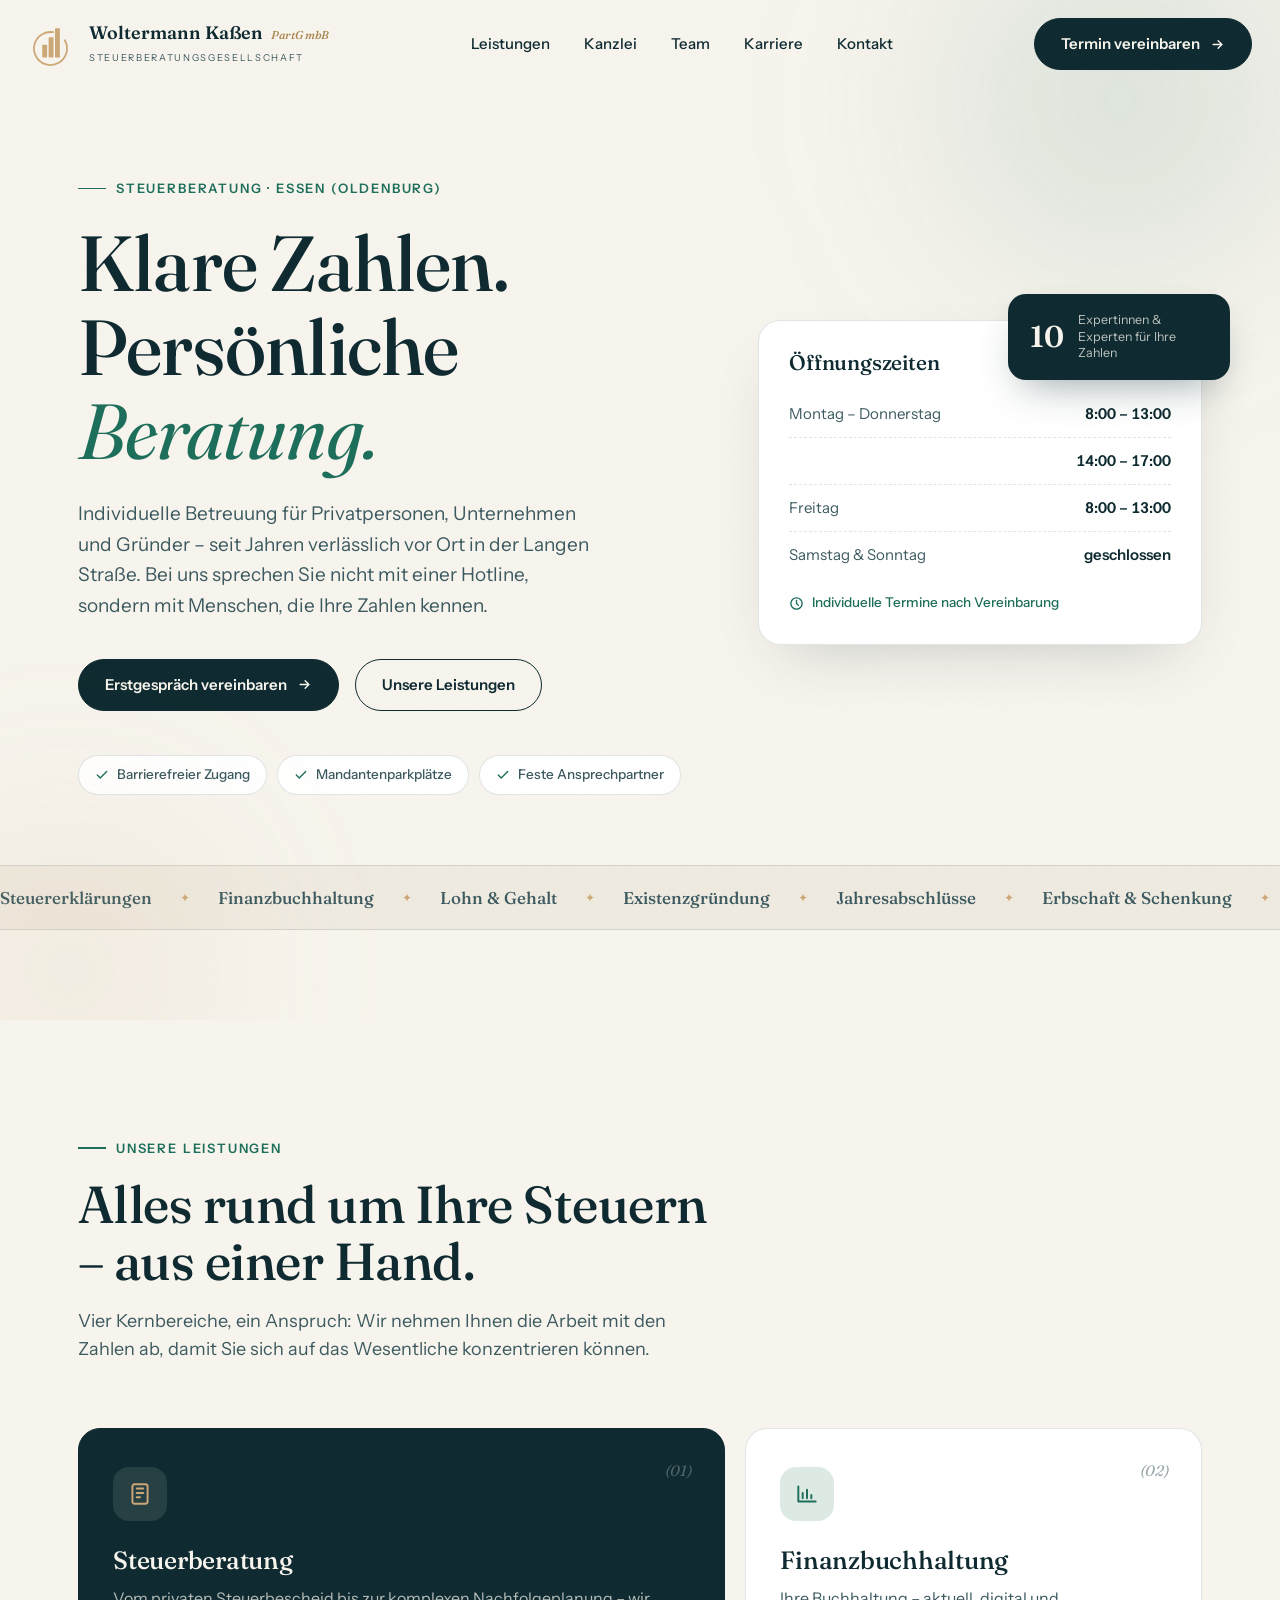
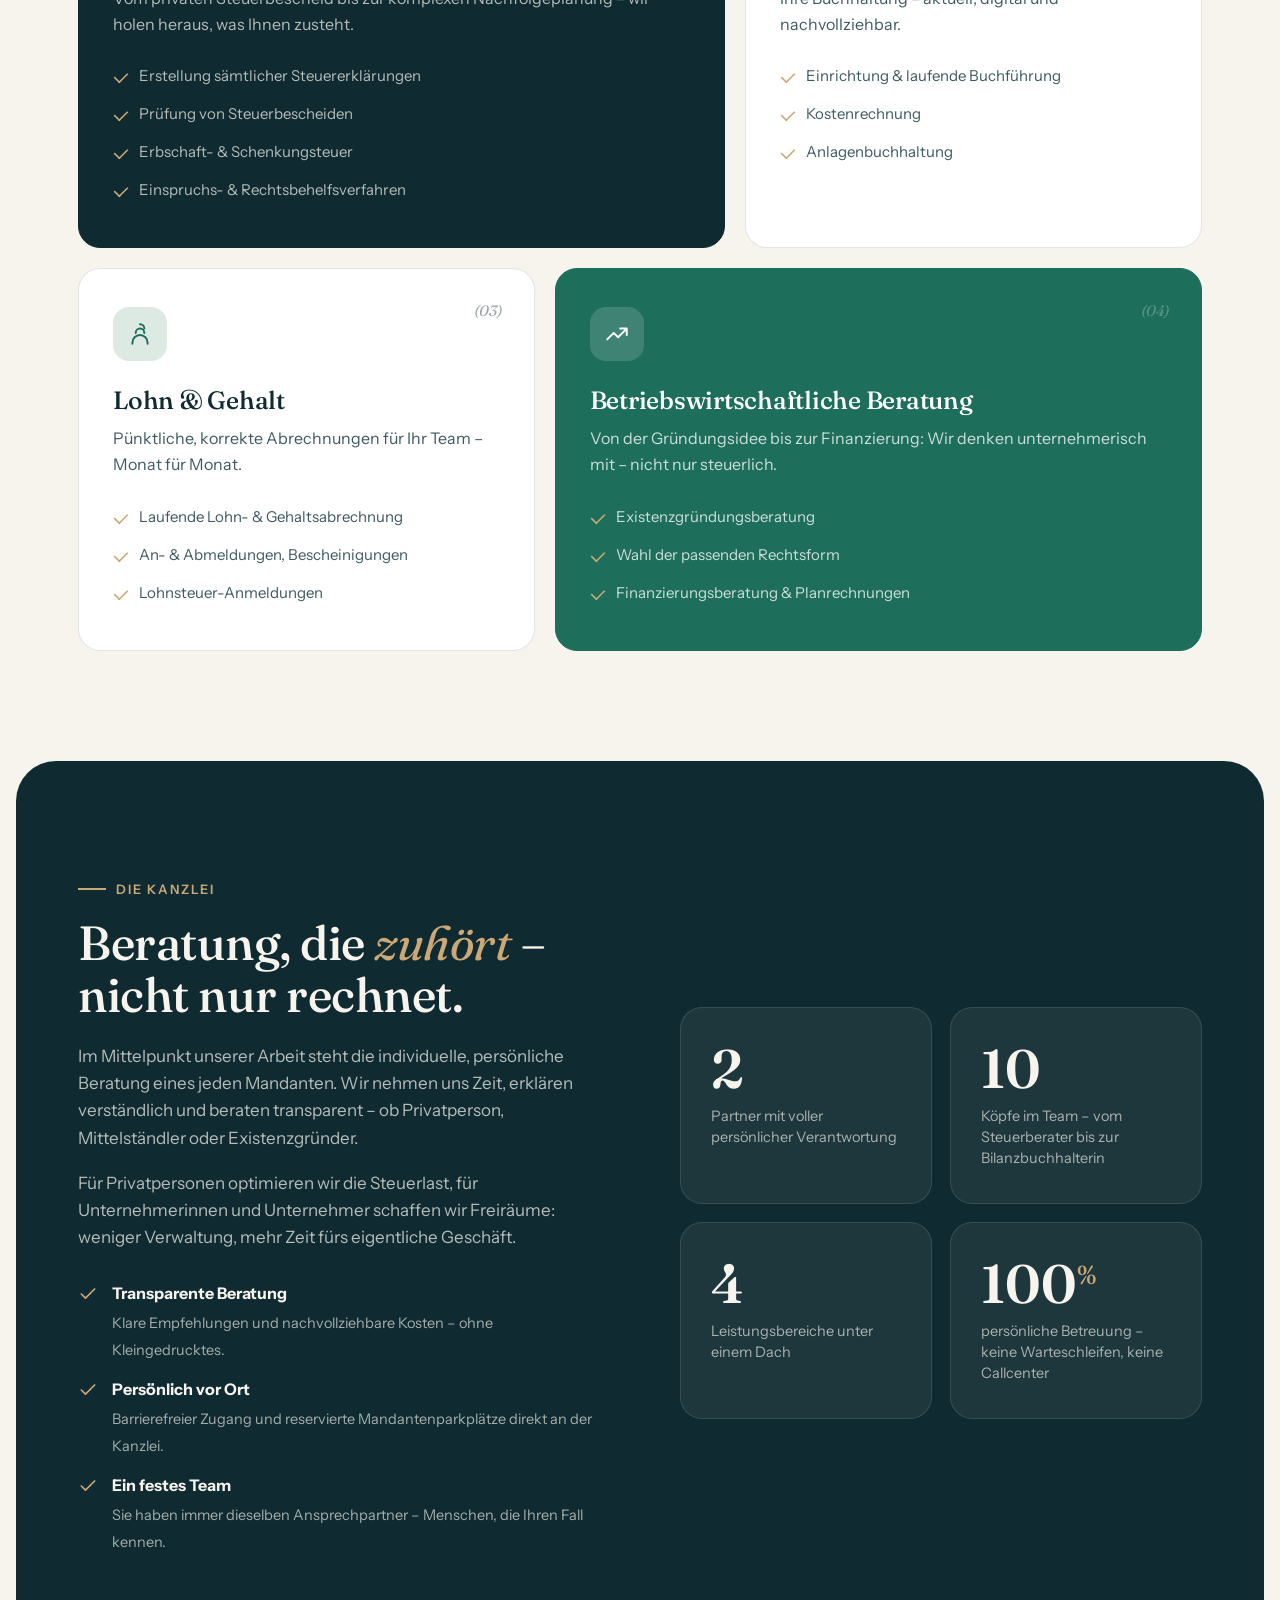
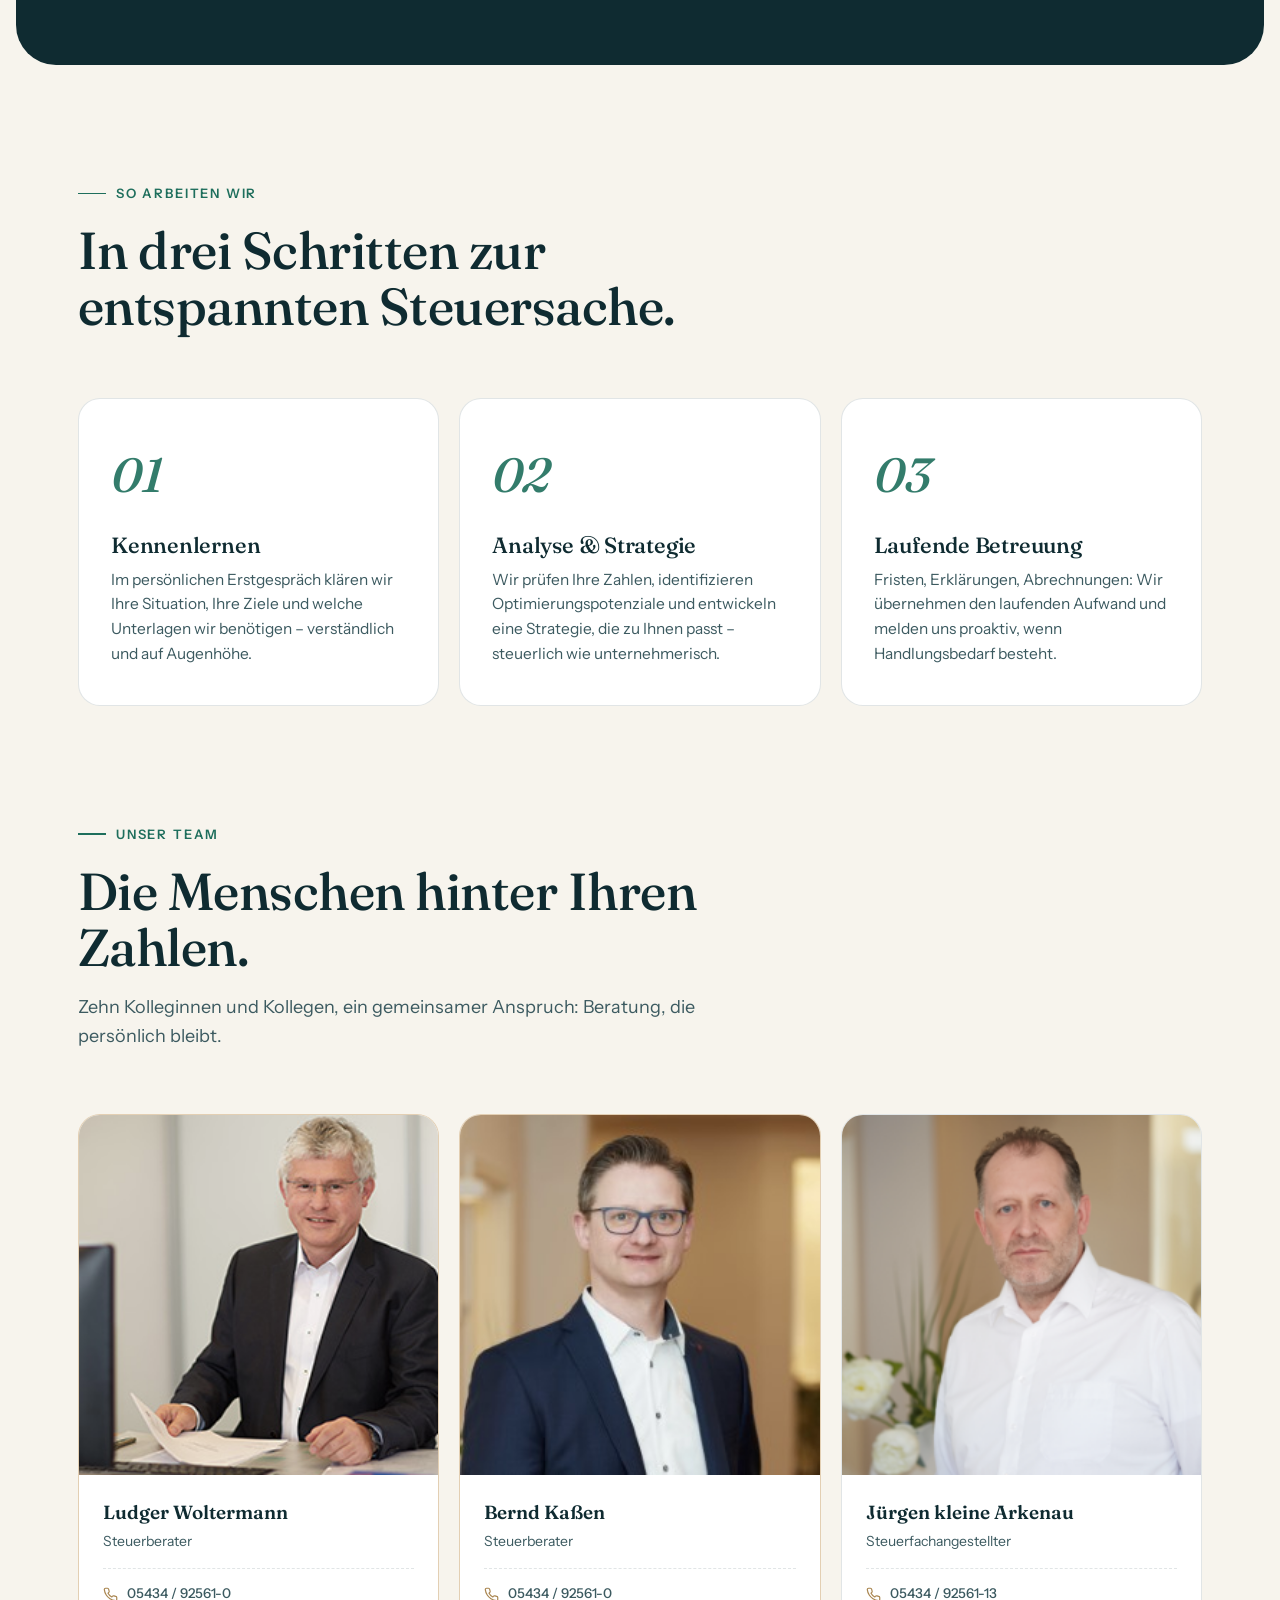
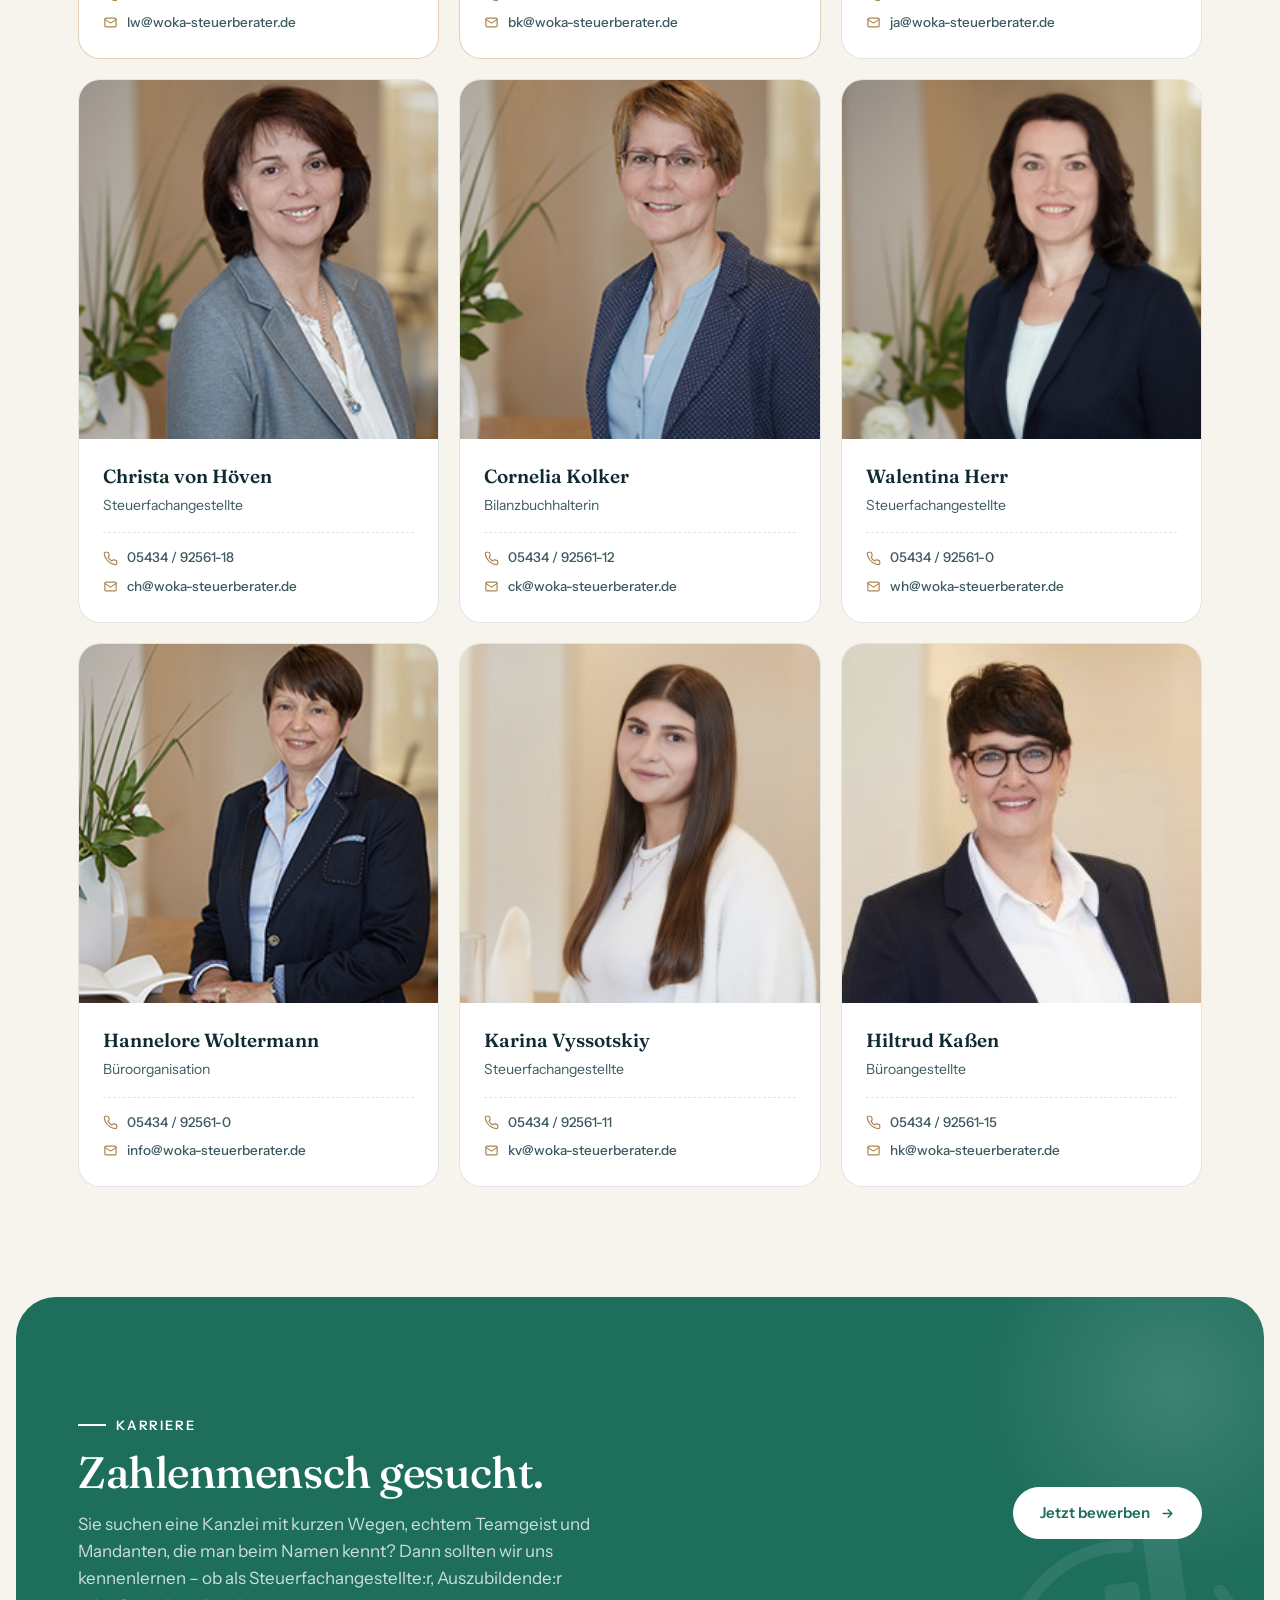
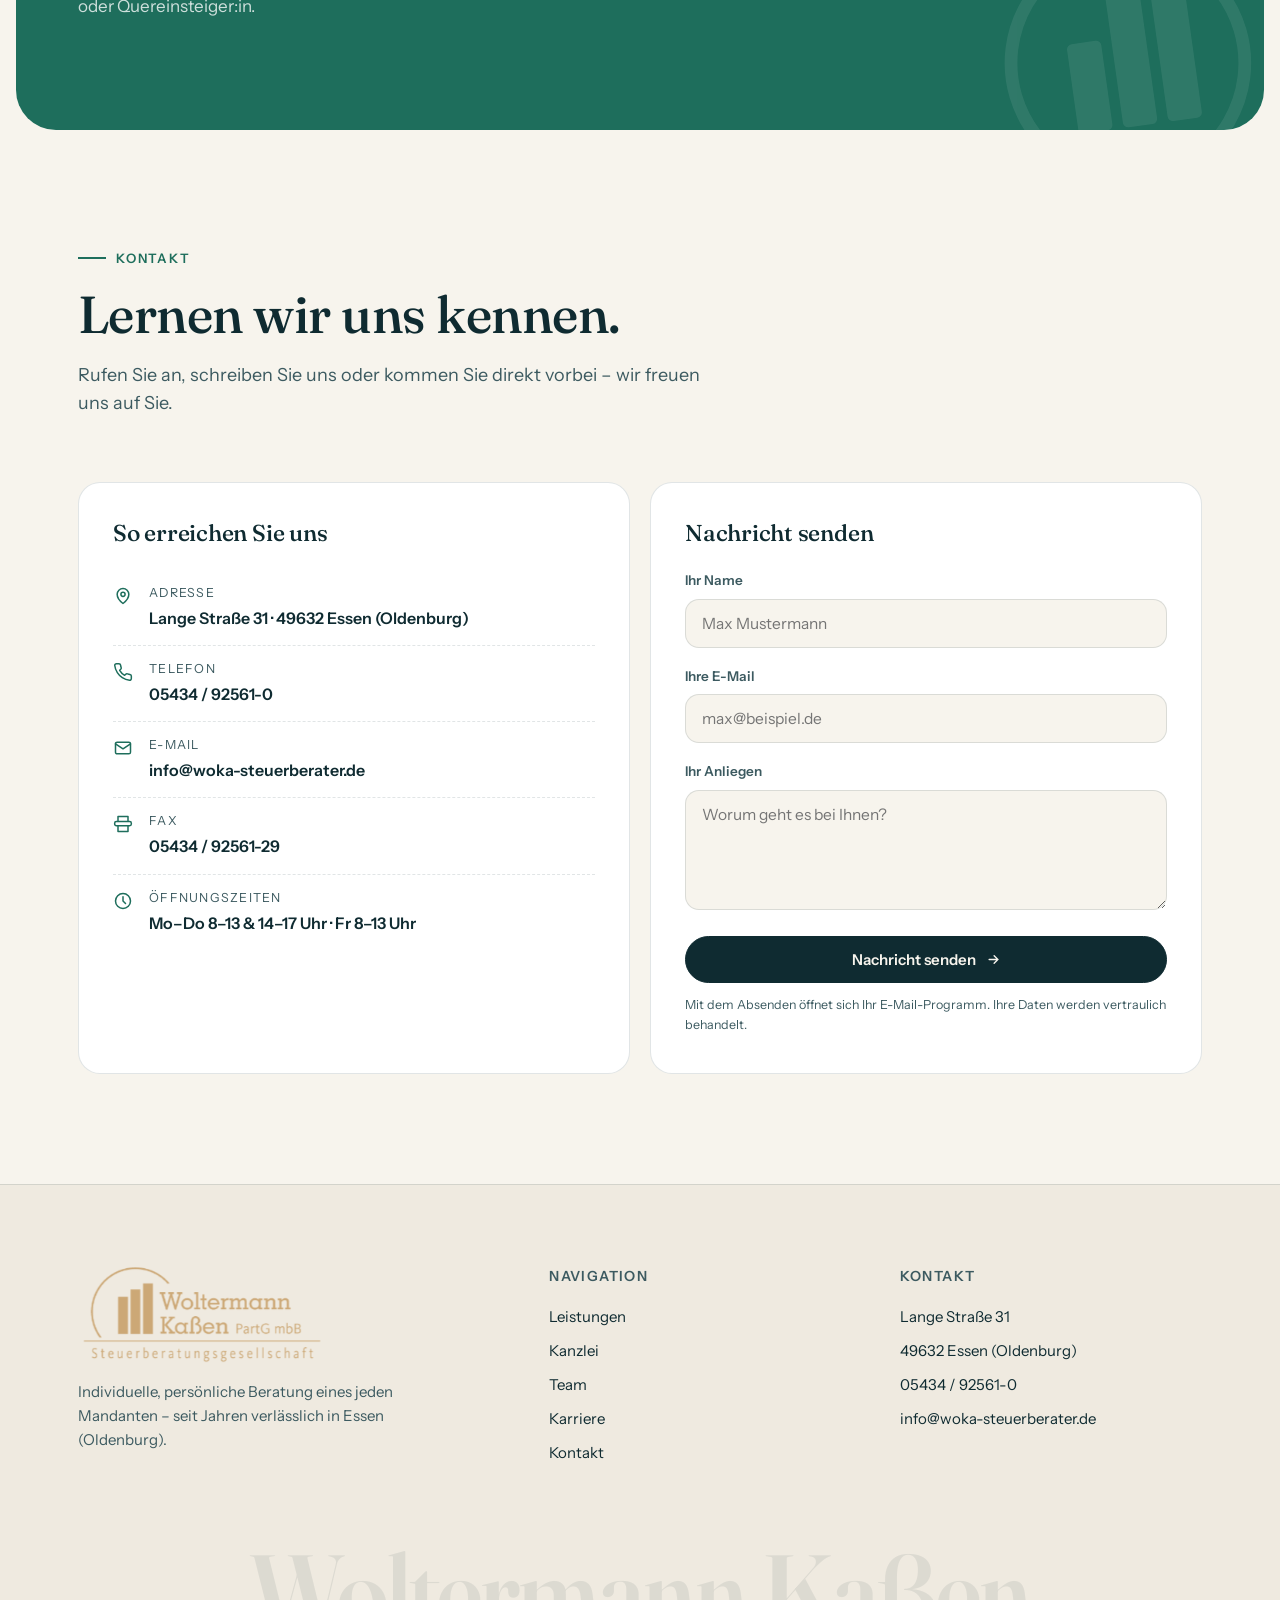
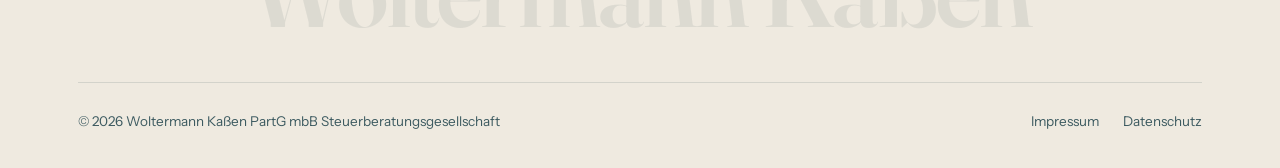
<file: index.html>
<!DOCTYPE html>
<html lang="de">
<head>
<meta charset="UTF-8">
<meta name="viewport" content="width=device-width, initial-scale=1.0">
<title>Woltermann Kaßen – Steuerberatung in Essen (Oldenburg)</title>
<meta name="description" content="Woltermann Kaßen PartG mbB Steuerberatungsgesellschaft – individuelle, persönliche Steuerberatung, Finanzbuchhaltung, Lohnabrechnung und betriebswirtschaftliche Beratung in Essen (Oldenburg).">
<link rel="preconnect" href="https://fonts.googleapis.com">
<link rel="preconnect" href="https://fonts.gstatic.com" crossorigin>
<link href="https://fonts.googleapis.com/css2?family=Fraunces:opsz,wght@9..144,400;9..144,500;9..144,600&family=Instrument+Sans:ital,wght@0,400;0,500;0,600;1,400&display=swap" rel="stylesheet">
<link rel="icon" href='data:image/svg+xml,<svg xmlns="http://www.w3.org/2000/svg" viewBox="0 0 64 64"><g fill="%23CCA876"><rect x="16" y="30" width="9" height="24" rx="1.5"/><rect x="27.5" y="19" width="9" height="35" rx="1.5"/><rect x="39" y="8" width="9" height="46" rx="1.5"/></g></svg>'>
<style>
  :root{
    --ink:        #0F2B31;   /* deep petrol – north sea ink */
    --ink-soft:   #3C5A60;
    --paper:      #F7F4ED;   /* warm paper */
    --paper-deep: #EFEAE0;
    --sea:        #1E6E5C;   /* sea green accent */
    --sea-soft:   #DDEAE3;
    --gold:       #CCA876;   /* brand gold – sampled from the official logo */
    --gold-deep:  #A9854F;   /* darker gold for small text/icons on light bg */
    --line:       rgba(15,43,49,.12);
    --radius:     22px;
    --font-display:"Fraunces", Georgia, serif;
    --font-body:  "Instrument Sans", -apple-system, "Segoe UI", sans-serif;
  }

  *{margin:0;padding:0;box-sizing:border-box}
  html{scroll-behavior:smooth}
  body{
    font-family:var(--font-body);
    background:var(--paper);
    color:var(--ink);
    line-height:1.6;
    font-size:17px;
    -webkit-font-smoothing:antialiased;
    overflow-x:hidden;
  }
  /* subtle paper grain */
  body::before{
    content:"";
    position:fixed;inset:0;
    pointer-events:none;z-index:9999;
    opacity:.35;
    background-image:url("data:image/svg+xml,%3Csvg xmlns='http://www.w3.org/2000/svg' width='160' height='160'%3E%3Cfilter id='n'%3E%3CfeTurbulence type='fractalNoise' baseFrequency='0.9' numOctaves='2'/%3E%3CfeColorMatrix type='saturate' values='0'/%3E%3CfeComponentTransfer%3E%3CfeFuncA type='linear' slope='0.035'/%3E%3C/feComponentTransfer%3E%3C/filter%3E%3Crect width='100%25' height='100%25' filter='url(%23n)'/%3E%3C/svg%3E");
  }

  ::selection{background:var(--sea);color:#fff}

  .wrap{max-width:1180px;margin:0 auto;padding:0 28px}

  h1,h2,h3{font-family:var(--font-display);font-weight:500;line-height:1.08;letter-spacing:-.01em}

  a{color:inherit;text-decoration:none}

  .eyebrow{
    display:inline-flex;align-items:center;gap:10px;
    font-size:13px;font-weight:600;letter-spacing:.14em;text-transform:uppercase;
    color:var(--sea);
  }
  .eyebrow::before{content:"";width:28px;height:1.5px;background:var(--sea);display:inline-block}

  /* ---------- header ---------- */
  header{
    position:fixed;top:0;left:0;right:0;z-index:100;
    transition:background .35s ease, box-shadow .35s ease, backdrop-filter .35s ease;
  }
  header.scrolled{
    background:rgba(247,244,237,.82);
    backdrop-filter:blur(14px);
    -webkit-backdrop-filter:blur(14px);
    box-shadow:0 1px 0 var(--line);
  }
  .nav{
    display:flex;align-items:center;justify-content:space-between;
    padding:18px 28px;max-width:1280px;margin:0 auto;
  }
  .brand{display:flex;align-items:center;gap:13px}
  .brand-mark{
    width:48px;height:48px;flex:none;
    color:var(--gold);
  }
  .brand-text{line-height:1.25}
  .brand-text strong{display:block;font-family:var(--font-display);font-size:18px;font-weight:600}
  .brand-text strong em{font-style:italic;font-size:11.5px;font-weight:500;color:var(--gold-deep);margin-left:4px}
  .brand-text span{font-size:9.5px;color:var(--ink-soft);letter-spacing:.175em;text-transform:uppercase}

  .nav-links{display:flex;align-items:center;gap:34px;list-style:none}
  .nav-links a{font-size:15px;font-weight:500;position:relative;padding:4px 0;color:var(--ink)}
  .nav-links a::after{
    content:"";position:absolute;left:0;bottom:0;width:0;height:1.5px;
    background:var(--sea);transition:width .25s ease;
  }
  .nav-links a:hover::after{width:100%}

  .btn{
    display:inline-flex;align-items:center;gap:10px;
    padding:13px 26px;border-radius:999px;
    font-size:15px;font-weight:600;font-family:var(--font-body);
    border:1.5px solid var(--ink);
    cursor:pointer;transition:all .25s ease;white-space:nowrap;
  }
  .btn-solid{background:var(--ink);color:var(--paper)}
  .btn-solid:hover{background:var(--sea);border-color:var(--sea);transform:translateY(-2px);box-shadow:0 12px 28px rgba(15,43,49,.18)}
  .btn-ghost{background:transparent;color:var(--ink)}
  .btn-ghost:hover{background:var(--ink);color:var(--paper);transform:translateY(-2px)}
  .btn svg{transition:transform .25s ease}
  .btn:hover svg{transform:translateX(3px)}

  .menu-toggle{display:none;background:none;border:none;cursor:pointer;padding:8px;z-index:110}
  .menu-toggle span{display:block;width:24px;height:2px;background:var(--ink);margin:5px 0;transition:.3s}

  /* ---------- hero ---------- */
  .hero{
    position:relative;
    padding:170px 0 90px;
    overflow:hidden;
  }
  .hero-glow{
    position:absolute;pointer-events:none;border-radius:50%;filter:blur(90px);
  }
  .hero-glow.one{width:560px;height:560px;top:-180px;right:-120px;background:radial-gradient(circle, rgba(30,110,92,.18), transparent 65%)}
  .hero-glow.two{width:420px;height:420px;bottom:-160px;left:-140px;background:radial-gradient(circle, rgba(204,168,118,.20), transparent 65%)}

  .hero-grid{
    display:grid;grid-template-columns:1.25fr .9fr;gap:64px;align-items:center;
  }
  .hero h1{
    font-size:clamp(44px, 6.2vw, 78px);
    margin:22px 0 26px;
  }
  .hero h1 em{
    font-style:italic;font-weight:400;color:var(--sea);
  }
  .hero p.lede{
    font-size:19px;color:var(--ink-soft);max-width:520px;margin-bottom:38px;
  }
  .hero-ctas{display:flex;gap:16px;flex-wrap:wrap;margin-bottom:44px}

  .hero-chips{display:flex;gap:10px;flex-wrap:wrap}
  .chip{
    display:inline-flex;align-items:center;gap:8px;
    font-size:13.5px;font-weight:500;color:var(--ink-soft);
    background:#fff;border:1px solid var(--line);
    padding:8px 16px;border-radius:999px;
  }
  .chip svg{flex:none}

  /* hero card stack */
  .hero-panel{position:relative}
  .hero-card{
    background:#fff;border:1px solid var(--line);border-radius:var(--radius);
    padding:30px;box-shadow:0 24px 60px -28px rgba(15,43,49,.25);
  }
  .hero-card.main{position:relative;z-index:2}
  .hero-card h3{font-size:21px;margin-bottom:18px}
  .hours-row{
    display:flex;justify-content:space-between;gap:16px;
    padding:11px 0;border-bottom:1px dashed var(--line);font-size:15px;
  }
  .hours-row:last-of-type{border-bottom:none}
  .hours-row span:first-child{color:var(--ink-soft)}
  .hours-row span:last-child{font-weight:600;font-variant-numeric:tabular-nums}
  .hero-card .note{
    margin-top:14px;font-size:13.5px;color:var(--sea);font-weight:500;
    display:flex;align-items:center;gap:8px;
  }
  .hero-float{
    position:absolute;z-index:3;
    background:var(--ink);color:var(--paper);
    border-radius:18px;padding:18px 22px;
    box-shadow:0 18px 40px -16px rgba(15,43,49,.45);
    display:flex;align-items:center;gap:14px;
    top:-26px;right:-28px;
  }
  .hero-float .num{font-family:var(--font-display);font-size:30px;font-weight:600;line-height:1}
  .hero-float .lbl{font-size:12.5px;opacity:.75;line-height:1.35;max-width:130px}

  /* ---------- marquee ---------- */
  .marquee{
    border-top:1px solid var(--line);border-bottom:1px solid var(--line);
    padding:18px 0;overflow:hidden;background:var(--paper-deep);
    margin-top:70px;
  }
  .marquee-track{
    display:flex;gap:0;width:max-content;
    animation:scroll 38s linear infinite;
  }
  .marquee-track span{
    font-family:var(--font-display);font-size:17px;font-weight:500;
    color:var(--ink-soft);display:flex;align-items:center;white-space:nowrap;
  }
  .marquee-track span::after{
    content:"✦";margin:0 28px;color:var(--gold);font-size:12px;
  }
  @keyframes scroll{from{transform:translateX(0)}to{transform:translateX(-50%)}}

  /* ---------- sections ---------- */
  section{padding:110px 0}
  .section-head{max-width:640px;margin-bottom:64px}
  .section-head h2{font-size:clamp(34px,4.2vw,52px);margin:18px 0 18px}
  .section-head p{color:var(--ink-soft);font-size:18px}

  /* ---------- services bento ---------- */
  .bento{
    display:grid;grid-template-columns:repeat(12,1fr);gap:20px;
  }
  .card{
    background:#fff;border:1px solid var(--line);border-radius:var(--radius);
    padding:38px 34px;position:relative;overflow:hidden;
    transition:transform .3s ease, box-shadow .3s ease, border-color .3s ease;
  }
  .card:hover{
    transform:translateY(-6px);
    box-shadow:0 28px 56px -28px rgba(15,43,49,.28);
    border-color:rgba(30,110,92,.35);
  }
  .card.span-7{grid-column:span 7}
  .card.span-5{grid-column:span 5}
  .card.span-6{grid-column:span 6}
  .card.dark{background:var(--ink);color:var(--paper);border-color:var(--ink)}
  .card.dark p, .card.dark li{color:rgba(247,244,237,.72)}
  .card.green{background:var(--sea);color:#fff;border-color:var(--sea)}
  .card.green p, .card.green li{color:rgba(255,255,255,.78)}

  .card-icon{
    width:54px;height:54px;border-radius:16px;
    display:grid;place-items:center;margin-bottom:26px;
    background:var(--sea-soft);color:var(--sea);
  }
  .card.dark .card-icon{background:rgba(247,244,237,.1);color:var(--gold)}
  .card.green .card-icon{background:rgba(255,255,255,.14);color:#fff}
  .card h3{font-size:25px;margin-bottom:12px}
  .card p{color:var(--ink-soft);font-size:16px;margin-bottom:20px}
  .card ul{list-style:none}
  .card li{
    font-size:15px;color:var(--ink-soft);
    padding:7px 0 7px 26px;position:relative;
  }
  .card li::before{
    content:"";position:absolute;left:0;top:14px;
    width:14px;height:8px;
    border-left:2px solid var(--gold);border-bottom:2px solid var(--gold);
    transform:rotate(-45deg) scale(.8);
  }
  .card-num{
    position:absolute;top:30px;right:32px;
    font-family:var(--font-display);font-size:15px;font-style:italic;
    color:var(--ink-soft);opacity:.55;
  }
  .card.dark .card-num,.card.green .card-num{color:rgba(255,255,255,.5)}

  /* ---------- about / why ---------- */
  .about{background:var(--ink);color:var(--paper);border-radius:40px;margin:0 16px}
  .about .wrap{display:grid;grid-template-columns:1fr 1fr;gap:80px;align-items:center}
  .about .eyebrow{color:var(--gold)}
  .about .eyebrow::before{background:var(--gold)}
  .about h2{font-size:clamp(32px,4vw,48px);margin:18px 0 22px}
  .about h2 em{font-style:italic;color:var(--gold);font-weight:400}
  .about p{color:rgba(247,244,237,.72);margin-bottom:18px}
  .about-feats{margin-top:30px;display:grid;gap:14px}
  .feat{display:flex;gap:14px;align-items:flex-start}
  .feat svg{flex:none;margin-top:3px;color:var(--gold)}
  .feat div strong{display:block;font-size:16px;margin-bottom:2px}
  .feat div span{font-size:14.5px;color:rgba(247,244,237,.65)}

  .stats{display:grid;grid-template-columns:1fr 1fr;gap:18px}
  .stat{
    background:rgba(247,244,237,.06);
    border:1px solid rgba(247,244,237,.12);
    border-radius:var(--radius);padding:34px 30px;
    transition:background .3s ease;
  }
  .stat:hover{background:rgba(247,244,237,.1)}
  .stat .num{
    font-family:var(--font-display);font-size:54px;font-weight:600;line-height:1;
    color:var(--paper);
  }
  .stat .num sup{font-size:26px;color:var(--gold);font-weight:500}
  .stat .lbl{font-size:14.5px;color:rgba(247,244,237,.65);margin-top:10px;line-height:1.45}

  /* ---------- process ---------- */
  .steps{display:grid;grid-template-columns:repeat(3,1fr);gap:20px;counter-reset:step}
  .step{
    background:#fff;border:1px solid var(--line);border-radius:var(--radius);
    padding:38px 32px;position:relative;
    transition:transform .3s ease, box-shadow .3s ease;
  }
  .step:hover{transform:translateY(-6px);box-shadow:0 28px 56px -28px rgba(15,43,49,.25)}
  .step::before{
    counter-increment:step;
    content:"0" counter(step);
    font-family:var(--font-display);font-style:italic;font-size:48px;font-weight:500;
    color:var(--sea);opacity:.9;display:block;margin-bottom:20px;
  }
  .step h3{font-size:22px;margin-bottom:10px}
  .step p{font-size:15.5px;color:var(--ink-soft)}

  /* ---------- team ---------- */
  .team-grid{display:grid;grid-template-columns:repeat(3,1fr);gap:20px}
  .person{
    background:#fff;border:1px solid var(--line);border-radius:var(--radius);
    overflow:hidden;position:relative;
    transition:transform .3s ease, box-shadow .3s ease, border-color .3s ease;
  }
  .person:hover{transform:translateY(-6px);box-shadow:0 28px 56px -28px rgba(15,43,49,.28)}
  .person-photo{aspect-ratio:1/1;overflow:hidden;background:var(--paper-deep)}
  .person-photo img{
    width:100%;height:100%;object-fit:cover;display:block;
    filter:saturate(.85);
    transition:transform .55s ease, filter .55s ease;
  }
  .person:hover .person-photo img{transform:scale(1.045);filter:saturate(1)}
  .person-info{padding:22px 24px 24px}
  .person-info strong{
    display:block;font-size:19px;font-family:var(--font-display);font-weight:600;
  }
  .person-info .role{font-size:14px;color:var(--ink-soft)}
  .tag{
    position:absolute;top:14px;left:14px;
    font-size:11px;font-weight:600;letter-spacing:.09em;text-transform:uppercase;
    color:var(--ink);background:rgba(247,244,237,.92);
    border-radius:999px;padding:4px 12px;
    box-shadow:0 4px 14px rgba(15,43,49,.18);
  }
  .person.lead{border-color:rgba(204,168,118,.55)}
  .person-contact{
    margin-top:14px;padding-top:14px;border-top:1px dashed var(--line);
    display:grid;gap:7px;
  }
  .person-contact a{
    display:flex;align-items:center;gap:9px;
    font-size:13.5px;font-weight:500;color:var(--ink-soft);
    transition:color .2s ease;
  }
  .person-contact a:hover{color:var(--sea)}
  .person-contact svg{flex:none;color:var(--gold-deep)}

  /* ---------- career band ---------- */
  .career{
    background:var(--sea);color:#fff;border-radius:40px;margin:0 16px;
    position:relative;overflow:hidden;
  }
  .career::after{
    content:"";position:absolute;right:-120px;top:-120px;width:420px;height:420px;border-radius:50%;
    background:radial-gradient(circle, rgba(255,255,255,.14), transparent 65%);
  }
  .career .wrap{display:flex;align-items:center;justify-content:space-between;gap:48px;flex-wrap:wrap;position:relative;z-index:1}
  .career-mark{
    position:absolute;right:-40px;bottom:-70px;width:340px;height:340px;
    color:#fff;opacity:.08;pointer-events:none;transform:rotate(-8deg);
  }
  .career h2{font-size:clamp(30px,3.6vw,44px);margin:14px 0 14px}
  .career p{color:rgba(255,255,255,.78);max-width:520px}
  .career .eyebrow{color:#fff}
  .career .eyebrow::before{background:#fff}
  .career .btn{border-color:#fff;background:#fff;color:var(--sea)}
  .career .btn:hover{background:var(--ink);border-color:var(--ink);color:#fff}

  /* ---------- contact ---------- */
  .contact-grid{display:grid;grid-template-columns:1fr 1fr;gap:20px}
  .contact-card{
    background:#fff;border:1px solid var(--line);border-radius:var(--radius);padding:38px 34px;
  }
  .contact-card h3{font-size:23px;margin-bottom:24px}
  .c-row{display:flex;gap:16px;align-items:flex-start;padding:13px 0;border-bottom:1px dashed var(--line)}
  .c-row:last-child{border-bottom:none}
  .c-row svg{flex:none;margin-top:3px;color:var(--sea)}
  .c-row a:hover{color:var(--sea)}
  .c-row .lbl{display:block;font-size:12.5px;letter-spacing:.1em;text-transform:uppercase;color:var(--ink-soft);margin-bottom:2px}
  .c-row .val{font-weight:600;font-size:16px}

  form .field{margin-bottom:18px}
  form label{display:block;font-size:13.5px;font-weight:600;margin-bottom:7px;color:var(--ink-soft)}
  form input, form textarea{
    width:100%;padding:14px 16px;border-radius:14px;
    border:1.5px solid var(--line);background:var(--paper);
    font-family:var(--font-body);font-size:15.5px;color:var(--ink);
    transition:border-color .25s ease, box-shadow .25s ease;
  }
  form input:focus, form textarea:focus{
    outline:none;border-color:var(--sea);box-shadow:0 0 0 4px rgba(30,110,92,.12);
  }
  form textarea{resize:vertical;min-height:120px}
  .form-hint{font-size:12.5px;color:var(--ink-soft);margin-top:12px}

  /* ---------- footer ---------- */
  footer{padding:80px 0 36px;border-top:1px solid var(--line);background:var(--paper-deep)}
  .foot-grid{display:grid;grid-template-columns:1.4fr 1fr 1fr;gap:48px;margin-bottom:64px}
  .foot-grid h4{font-size:14px;letter-spacing:.1em;text-transform:uppercase;color:var(--ink-soft);margin-bottom:18px;font-weight:600}
  .foot-grid ul{list-style:none}
  .foot-grid li{margin-bottom:10px;font-size:15px}
  .foot-grid a:hover{color:var(--sea)}
  .foot-logo{display:block;width:248px;max-width:100%;height:auto}
  .foot-brand p{color:var(--ink-soft);font-size:15px;max-width:320px;margin-top:16px}
  .foot-word{
    font-family:var(--font-display);font-weight:600;
    font-size:clamp(40px,8vw,104px);line-height:1;letter-spacing:-.02em;
    color:var(--ink);opacity:.08;text-align:center;margin-bottom:40px;user-select:none;
  }
  .foot-bottom{
    display:flex;justify-content:space-between;align-items:center;gap:20px;flex-wrap:wrap;
    padding-top:28px;border-top:1px solid var(--line);
    font-size:13.5px;color:var(--ink-soft);
  }
  .foot-bottom .links{display:flex;gap:24px}

  /* ---------- reveal animation ---------- */
  .reveal{opacity:0;transform:translateY(26px);transition:opacity .7s ease, transform .7s ease}
  .reveal.visible{opacity:1;transform:none}
  .reveal.d1{transition-delay:.08s}
  .reveal.d2{transition-delay:.16s}
  .reveal.d3{transition-delay:.24s}

  @media (prefers-reduced-motion: reduce){
    .reveal{opacity:1;transform:none;transition:none}
    .marquee-track{animation:none}
    html{scroll-behavior:auto}
  }

  /* ---------- responsive ---------- */
  @media (max-width:1020px){
    .hero-grid{grid-template-columns:1fr;gap:56px}
    .hero-panel{max-width:480px}
    .about .wrap{grid-template-columns:1fr;gap:56px}
    .card.span-7,.card.span-5,.card.span-6{grid-column:span 12}
    .steps{grid-template-columns:1fr}
    .team-grid{grid-template-columns:1fr 1fr}
    .contact-grid{grid-template-columns:1fr}
    .foot-grid{grid-template-columns:1fr 1fr}
  }
  @media (max-width:720px){
    .nav-links{
      position:fixed;inset:0;background:var(--paper);
      flex-direction:column;justify-content:center;gap:30px;
      transform:translateX(100%);transition:transform .35s ease;z-index:105;
    }
    .nav-links.open{transform:none}
    .nav-links a{font-size:24px;font-family:var(--font-display)}
    .nav .btn{display:none}
    .menu-toggle{display:block}
    .menu-toggle.open span:nth-child(1){transform:translateY(7px) rotate(45deg)}
    .menu-toggle.open span:nth-child(2){opacity:0}
    .menu-toggle.open span:nth-child(3){transform:translateY(-7px) rotate(-45deg)}
    .hero{padding-top:130px}
    section{padding:80px 0}
    .team-grid{grid-template-columns:1fr}
    .hero-float{right:-8px}
    .foot-grid{grid-template-columns:1fr}
    .stats{grid-template-columns:1fr 1fr}
  }
  @media (max-width:460px){
    .brand-text span{display:none}
    .brand-mark{width:40px;height:40px}
  }
</style>
</head>
<body>

<!-- brand mark: arc + rising bars, recreated from the official logo as scalable SVG -->
<svg width="0" height="0" style="position:absolute" aria-hidden="true">
  <symbol id="logomark" viewBox="0 0 64 64">
    <circle cx="30" cy="38" r="22" fill="none" stroke="currentColor" stroke-width="2.4"
            stroke-dasharray="118 20.2" stroke-linecap="round" transform="rotate(-30 30 38)"/>
    <rect x="19"   y="33" width="6.5" height="17" rx="1" fill="currentColor"/>
    <rect x="27.5" y="23" width="6.5" height="27" rx="1" fill="currentColor"/>
    <rect x="36"   y="11" width="6.5" height="39" rx="1" fill="currentColor"/>
  </symbol>
</svg>

<!-- ===================== HEADER ===================== -->
<header id="header">
  <nav class="nav">
    <a class="brand" href="#top">
      <svg class="brand-mark" aria-hidden="true"><use href="#logomark"/></svg>
      <span class="brand-text">
        <strong>Woltermann&nbsp;Kaßen <em>PartG mbB</em></strong>
        <span>Steuerberatungsgesellschaft</span>
      </span>
    </a>
    <ul class="nav-links" id="navLinks">
      <li><a href="#leistungen">Leistungen</a></li>
      <li><a href="#kanzlei">Kanzlei</a></li>
      <li><a href="#team">Team</a></li>
      <li><a href="#karriere">Karriere</a></li>
      <li><a href="#kontakt">Kontakt</a></li>
    </ul>
    <a class="btn btn-solid" href="tel:+4954349256100">
      Termin vereinbaren
      <svg width="15" height="15" viewBox="0 0 24 24" fill="none" stroke="currentColor" stroke-width="2.2" stroke-linecap="round"><path d="M5 12h14M13 6l6 6-6 6"/></svg>
    </a>
    <button class="menu-toggle" id="menuToggle" aria-label="Menü öffnen">
      <span></span><span></span><span></span>
    </button>
  </nav>
</header>

<!-- ===================== HERO ===================== -->
<section class="hero" id="top">
  <div class="hero-glow one"></div>
  <div class="hero-glow two"></div>
  <div class="wrap">
    <div class="hero-grid">
      <div>
        <span class="eyebrow reveal">Steuerberatung · Essen (Oldenburg)</span>
        <h1 class="reveal d1">Klare Zahlen.<br>Persönliche <em>Beratung.</em></h1>
        <p class="lede reveal d2">
          Individuelle Betreuung für Privatpersonen, Unternehmen und Gründer –
          seit Jahren verlässlich vor Ort in der Langen Straße. Bei uns sprechen
          Sie nicht mit einer Hotline, sondern mit Menschen, die Ihre Zahlen kennen.
        </p>
        <div class="hero-ctas reveal d3">
          <a class="btn btn-solid" href="#kontakt">
            Erstgespräch vereinbaren
            <svg width="15" height="15" viewBox="0 0 24 24" fill="none" stroke="currentColor" stroke-width="2.2" stroke-linecap="round"><path d="M5 12h14M13 6l6 6-6 6"/></svg>
          </a>
          <a class="btn btn-ghost" href="#leistungen">Unsere Leistungen</a>
        </div>
        <div class="hero-chips reveal d3">
          <span class="chip">
            <svg width="14" height="14" viewBox="0 0 24 24" fill="none" stroke="#1E6E5C" stroke-width="2.4" stroke-linecap="round"><path d="M20 6L9 17l-5-5"/></svg>
            Barrierefreier Zugang
          </span>
          <span class="chip">
            <svg width="14" height="14" viewBox="0 0 24 24" fill="none" stroke="#1E6E5C" stroke-width="2.4" stroke-linecap="round"><path d="M20 6L9 17l-5-5"/></svg>
            Mandantenparkplätze
          </span>
          <span class="chip">
            <svg width="14" height="14" viewBox="0 0 24 24" fill="none" stroke="#1E6E5C" stroke-width="2.4" stroke-linecap="round"><path d="M20 6L9 17l-5-5"/></svg>
            Feste Ansprechpartner
          </span>
        </div>
      </div>

      <div class="hero-panel reveal d2">
        <div class="hero-card main">
          <h3>Öffnungszeiten</h3>
          <div class="hours-row"><span>Montag – Donnerstag</span><span>8:00 – 13:00</span></div>
          <div class="hours-row"><span></span><span>14:00 – 17:00</span></div>
          <div class="hours-row"><span>Freitag</span><span>8:00 – 13:00</span></div>
          <div class="hours-row"><span>Samstag &amp; Sonntag</span><span>geschlossen</span></div>
          <p class="note">
            <svg width="15" height="15" viewBox="0 0 24 24" fill="none" stroke="currentColor" stroke-width="2.2" stroke-linecap="round"><circle cx="12" cy="12" r="9"/><path d="M12 7v5l3 3"/></svg>
            Individuelle Termine nach Vereinbarung
          </p>
        </div>
        <div class="hero-float">
          <span class="num">10</span>
          <span class="lbl">Expertinnen &amp; Experten für Ihre Zahlen</span>
        </div>
      </div>
    </div>
  </div>

  <div class="marquee" aria-hidden="true">
    <div class="marquee-track">
      <span>Steuererklärungen</span><span>Finanzbuchhaltung</span><span>Lohn &amp; Gehalt</span><span>Existenzgründung</span><span>Jahresabschlüsse</span><span>Erbschaft &amp; Schenkung</span><span>Betriebswirtschaftliche Beratung</span><span>Einspruchsverfahren</span>
      <span>Steuererklärungen</span><span>Finanzbuchhaltung</span><span>Lohn &amp; Gehalt</span><span>Existenzgründung</span><span>Jahresabschlüsse</span><span>Erbschaft &amp; Schenkung</span><span>Betriebswirtschaftliche Beratung</span><span>Einspruchsverfahren</span>
    </div>
  </div>
</section>

<!-- ===================== LEISTUNGEN ===================== -->
<section id="leistungen">
  <div class="wrap">
    <div class="section-head reveal">
      <span class="eyebrow">Unsere Leistungen</span>
      <h2>Alles rund um Ihre Steuern – aus einer Hand.</h2>
      <p>Vier Kernbereiche, ein Anspruch: Wir nehmen Ihnen die Arbeit mit den Zahlen ab, damit Sie sich auf das Wesentliche konzentrieren können.</p>
    </div>

    <div class="bento">
      <div class="card span-7 dark reveal">
        <span class="card-num">(01)</span>
        <div class="card-icon">
          <svg width="26" height="26" viewBox="0 0 24 24" fill="none" stroke="currentColor" stroke-width="1.8" stroke-linecap="round" stroke-linejoin="round"><path d="M9 7h6M9 11h6M9 15h3"/><rect x="5" y="3" width="14" height="18" rx="2"/></svg>
        </div>
        <h3>Steuerberatung</h3>
        <p>Vom privaten Steuerbescheid bis zur komplexen Nachfolgeplanung – wir holen heraus, was Ihnen zusteht.</p>
        <ul>
          <li>Erstellung sämtlicher Steuererklärungen</li>
          <li>Prüfung von Steuerbescheiden</li>
          <li>Erbschaft- &amp; Schenkungsteuer</li>
          <li>Einspruchs- &amp; Rechtsbehelfsverfahren</li>
        </ul>
      </div>

      <div class="card span-5 reveal d1">
        <span class="card-num">(02)</span>
        <div class="card-icon">
          <svg width="26" height="26" viewBox="0 0 24 24" fill="none" stroke="currentColor" stroke-width="1.8" stroke-linecap="round" stroke-linejoin="round"><path d="M4 19V5M4 19h16M8 16v-5M12 16V8M16 16v-3"/></svg>
        </div>
        <h3>Finanzbuchhaltung</h3>
        <p>Ihre Buchhaltung – aktuell, digital und nachvollziehbar.</p>
        <ul>
          <li>Einrichtung &amp; laufende Buchführung</li>
          <li>Kostenrechnung</li>
          <li>Anlagenbuchhaltung</li>
        </ul>
      </div>

      <div class="card span-5 reveal">
        <span class="card-num">(03)</span>
        <div class="card-icon">
          <svg width="26" height="26" viewBox="0 0 24 24" fill="none" stroke="currentColor" stroke-width="1.8" stroke-linecap="round" stroke-linejoin="round"><path d="M16 11a4 4 0 10-8 0M12 3a4 4 0 014 4M5 21v-1a7 7 0 0114 0v1"/></svg>
        </div>
        <h3>Lohn &amp; Gehalt</h3>
        <p>Pünktliche, korrekte Abrechnungen für Ihr Team – Monat für Monat.</p>
        <ul>
          <li>Laufende Lohn- &amp; Gehaltsabrechnung</li>
          <li>An- &amp; Abmeldungen, Bescheinigungen</li>
          <li>Lohnsteuer-Anmeldungen</li>
        </ul>
      </div>

      <div class="card span-7 green reveal d1">
        <span class="card-num">(04)</span>
        <div class="card-icon">
          <svg width="26" height="26" viewBox="0 0 24 24" fill="none" stroke="currentColor" stroke-width="1.8" stroke-linecap="round" stroke-linejoin="round"><path d="M3 17l6-6 4 4 8-8M15 7h6v6"/></svg>
        </div>
        <h3>Betriebswirtschaftliche Beratung</h3>
        <p>Von der Gründungsidee bis zur Finanzierung: Wir denken unternehmerisch mit – nicht nur steuerlich.</p>
        <ul>
          <li>Existenzgründungsberatung</li>
          <li>Wahl der passenden Rechtsform</li>
          <li>Finanzierungsberatung &amp; Planrechnungen</li>
        </ul>
      </div>
    </div>
  </div>
</section>

<!-- ===================== KANZLEI / ABOUT ===================== -->
<section class="about" id="kanzlei">
  <div class="wrap">
    <div class="reveal">
      <span class="eyebrow">Die Kanzlei</span>
      <h2>Beratung, die <em>zuhört</em> – nicht nur rechnet.</h2>
      <p>
        Im Mittelpunkt unserer Arbeit steht die individuelle, persönliche Beratung
        eines jeden Mandanten. Wir nehmen uns Zeit, erklären verständlich und
        beraten transparent – ob Privatperson, Mittelständler oder Existenzgründer.
      </p>
      <p>
        Für Privatpersonen optimieren wir die Steuerlast, für Unternehmerinnen und
        Unternehmer schaffen wir Freiräume: weniger Verwaltung, mehr Zeit fürs
        eigentliche Geschäft.
      </p>
      <div class="about-feats">
        <div class="feat">
          <svg width="20" height="20" viewBox="0 0 24 24" fill="none" stroke="currentColor" stroke-width="2" stroke-linecap="round" stroke-linejoin="round"><path d="M20 6L9 17l-5-5"/></svg>
          <div>
            <strong>Transparente Beratung</strong>
            <span>Klare Empfehlungen und nachvollziehbare Kosten – ohne Kleingedrucktes.</span>
          </div>
        </div>
        <div class="feat">
          <svg width="20" height="20" viewBox="0 0 24 24" fill="none" stroke="currentColor" stroke-width="2" stroke-linecap="round" stroke-linejoin="round"><path d="M20 6L9 17l-5-5"/></svg>
          <div>
            <strong>Persönlich vor Ort</strong>
            <span>Barrierefreier Zugang und reservierte Mandantenparkplätze direkt an der Kanzlei.</span>
          </div>
        </div>
        <div class="feat">
          <svg width="20" height="20" viewBox="0 0 24 24" fill="none" stroke="currentColor" stroke-width="2" stroke-linecap="round" stroke-linejoin="round"><path d="M20 6L9 17l-5-5"/></svg>
          <div>
            <strong>Ein festes Team</strong>
            <span>Sie haben immer dieselben Ansprechpartner – Menschen, die Ihren Fall kennen.</span>
          </div>
        </div>
      </div>
    </div>

    <div class="stats reveal d1">
      <div class="stat">
        <div class="num">2</div>
        <div class="lbl">Partner mit voller persönlicher Verantwortung</div>
      </div>
      <div class="stat">
        <div class="num">10</div>
        <div class="lbl">Köpfe im Team – vom Steuerberater bis zur Bilanzbuchhalterin</div>
      </div>
      <div class="stat">
        <div class="num">4</div>
        <div class="lbl">Leistungsbereiche unter einem Dach</div>
      </div>
      <div class="stat">
        <div class="num">100<sup>%</sup></div>
        <div class="lbl">persönliche Betreuung – keine Warteschleifen, keine Callcenter</div>
      </div>
    </div>
  </div>
</section>

<!-- ===================== PROZESS ===================== -->
<section>
  <div class="wrap">
    <div class="section-head reveal">
      <span class="eyebrow">So arbeiten wir</span>
      <h2>In drei Schritten zur entspannten Steuersache.</h2>
    </div>
    <div class="steps">
      <div class="step reveal">
        <h3>Kennenlernen</h3>
        <p>Im persönlichen Erstgespräch klären wir Ihre Situation, Ihre Ziele und welche Unterlagen wir benötigen – verständlich und auf Augenhöhe.</p>
      </div>
      <div class="step reveal d1">
        <h3>Analyse &amp; Strategie</h3>
        <p>Wir prüfen Ihre Zahlen, identifizieren Optimierungspotenziale und entwickeln eine Strategie, die zu Ihnen passt – steuerlich wie unternehmerisch.</p>
      </div>
      <div class="step reveal d2">
        <h3>Laufende Betreuung</h3>
        <p>Fristen, Erklärungen, Abrechnungen: Wir übernehmen den laufenden Aufwand und melden uns proaktiv, wenn Handlungsbedarf besteht.</p>
      </div>
    </div>
  </div>
</section>

<!-- ===================== TEAM ===================== -->
<section id="team" style="padding-top:0">
  <div class="wrap">
    <div class="section-head reveal">
      <span class="eyebrow">Unser Team</span>
      <h2>Die Menschen hinter Ihren Zahlen.</h2>
      <p>Zehn Kolleginnen und Kollegen, ein gemeinsamer Anspruch: Beratung, die persönlich bleibt.</p>
    </div>
    <div class="team-grid">
      <div class="person lead reveal">
        <span class="tag">Partner</span>
        <div class="person-photo"><img src="assets/team/ludger-woltermann.jpg" alt="Ludger Woltermann, Steuerberater" loading="lazy"></div>
        <div class="person-info">
          <strong>Ludger Woltermann</strong>
          <span class="role">Steuerberater</span>
          <div class="person-contact">
            <a href="tel:+495434925610"><svg width="15" height="15" viewBox="0 0 24 24" fill="none" stroke="currentColor" stroke-width="1.9" stroke-linecap="round" stroke-linejoin="round"><path d="M22 16.9v3a2 2 0 01-2.2 2 19.8 19.8 0 01-8.6-3.1 19.5 19.5 0 01-6-6A19.8 19.8 0 012.1 4.2 2 2 0 014.1 2h3a2 2 0 012 1.7c.1 1 .4 2 .7 2.9a2 2 0 01-.5 2.1L8 10a16 16 0 006 6l1.3-1.3a2 2 0 012.1-.5c.9.3 1.9.6 2.9.7a2 2 0 011.7 2z"/></svg>05434 / 92561-0</a>
            <a href="mailto:lw@woka-steuerberater.de"><svg width="15" height="15" viewBox="0 0 24 24" fill="none" stroke="currentColor" stroke-width="1.9" stroke-linecap="round" stroke-linejoin="round"><rect x="3" y="5" width="18" height="14" rx="2"/><path d="M3 7l9 6 9-6"/></svg>lw@woka-steuerberater.de</a>
          </div>
        </div>
      </div>
      <div class="person lead reveal d1">
        <span class="tag">Partner</span>
        <div class="person-photo"><img src="assets/team/bernd-kassen.jpg" alt="Bernd Kaßen, Steuerberater" loading="lazy"></div>
        <div class="person-info">
          <strong>Bernd Kaßen</strong>
          <span class="role">Steuerberater</span>
          <div class="person-contact">
            <a href="tel:+495434925610"><svg width="15" height="15" viewBox="0 0 24 24" fill="none" stroke="currentColor" stroke-width="1.9" stroke-linecap="round" stroke-linejoin="round"><path d="M22 16.9v3a2 2 0 01-2.2 2 19.8 19.8 0 01-8.6-3.1 19.5 19.5 0 01-6-6A19.8 19.8 0 012.1 4.2 2 2 0 014.1 2h3a2 2 0 012 1.7c.1 1 .4 2 .7 2.9a2 2 0 01-.5 2.1L8 10a16 16 0 006 6l1.3-1.3a2 2 0 012.1-.5c.9.3 1.9.6 2.9.7a2 2 0 011.7 2z"/></svg>05434 / 92561-0</a>
            <a href="mailto:bk@woka-steuerberater.de"><svg width="15" height="15" viewBox="0 0 24 24" fill="none" stroke="currentColor" stroke-width="1.9" stroke-linecap="round" stroke-linejoin="round"><rect x="3" y="5" width="18" height="14" rx="2"/><path d="M3 7l9 6 9-6"/></svg>bk@woka-steuerberater.de</a>
          </div>
        </div>
      </div>
      <div class="person reveal d2">
        <div class="person-photo"><img src="assets/team/juergen-kleine-arkenau.png" alt="Jürgen kleine Arkenau, Steuerfachangestellter" loading="lazy"></div>
        <div class="person-info">
          <strong>Jürgen kleine Arkenau</strong>
          <span class="role">Steuerfachangestellter</span>
          <div class="person-contact">
            <a href="tel:+4954349256113"><svg width="15" height="15" viewBox="0 0 24 24" fill="none" stroke="currentColor" stroke-width="1.9" stroke-linecap="round" stroke-linejoin="round"><path d="M22 16.9v3a2 2 0 01-2.2 2 19.8 19.8 0 01-8.6-3.1 19.5 19.5 0 01-6-6A19.8 19.8 0 012.1 4.2 2 2 0 014.1 2h3a2 2 0 012 1.7c.1 1 .4 2 .7 2.9a2 2 0 01-.5 2.1L8 10a16 16 0 006 6l1.3-1.3a2 2 0 012.1-.5c.9.3 1.9.6 2.9.7a2 2 0 011.7 2z"/></svg>05434 / 92561-13</a>
            <a href="mailto:ja@woka-steuerberater.de"><svg width="15" height="15" viewBox="0 0 24 24" fill="none" stroke="currentColor" stroke-width="1.9" stroke-linecap="round" stroke-linejoin="round"><rect x="3" y="5" width="18" height="14" rx="2"/><path d="M3 7l9 6 9-6"/></svg>ja@woka-steuerberater.de</a>
          </div>
        </div>
      </div>
      <div class="person reveal">
        <div class="person-photo"><img src="assets/team/christa-von-hoeven.jpg" alt="Christa von Höven, Steuerfachangestellte" loading="lazy"></div>
        <div class="person-info">
          <strong>Christa von Höven</strong>
          <span class="role">Steuerfachangestellte</span>
          <div class="person-contact">
            <a href="tel:+4954349256118"><svg width="15" height="15" viewBox="0 0 24 24" fill="none" stroke="currentColor" stroke-width="1.9" stroke-linecap="round" stroke-linejoin="round"><path d="M22 16.9v3a2 2 0 01-2.2 2 19.8 19.8 0 01-8.6-3.1 19.5 19.5 0 01-6-6A19.8 19.8 0 012.1 4.2 2 2 0 014.1 2h3a2 2 0 012 1.7c.1 1 .4 2 .7 2.9a2 2 0 01-.5 2.1L8 10a16 16 0 006 6l1.3-1.3a2 2 0 012.1-.5c.9.3 1.9.6 2.9.7a2 2 0 011.7 2z"/></svg>05434 / 92561-18</a>
            <a href="mailto:ch@woka-steuerberater.de"><svg width="15" height="15" viewBox="0 0 24 24" fill="none" stroke="currentColor" stroke-width="1.9" stroke-linecap="round" stroke-linejoin="round"><rect x="3" y="5" width="18" height="14" rx="2"/><path d="M3 7l9 6 9-6"/></svg>ch@woka-steuerberater.de</a>
          </div>
        </div>
      </div>
      <div class="person reveal d1">
        <div class="person-photo"><img src="assets/team/cornelia-kolker.jpg" alt="Cornelia Kolker, Bilanzbuchhalterin" loading="lazy"></div>
        <div class="person-info">
          <strong>Cornelia Kolker</strong>
          <span class="role">Bilanzbuchhalterin</span>
          <div class="person-contact">
            <a href="tel:+4954349256112"><svg width="15" height="15" viewBox="0 0 24 24" fill="none" stroke="currentColor" stroke-width="1.9" stroke-linecap="round" stroke-linejoin="round"><path d="M22 16.9v3a2 2 0 01-2.2 2 19.8 19.8 0 01-8.6-3.1 19.5 19.5 0 01-6-6A19.8 19.8 0 012.1 4.2 2 2 0 014.1 2h3a2 2 0 012 1.7c.1 1 .4 2 .7 2.9a2 2 0 01-.5 2.1L8 10a16 16 0 006 6l1.3-1.3a2 2 0 012.1-.5c.9.3 1.9.6 2.9.7a2 2 0 011.7 2z"/></svg>05434 / 92561-12</a>
            <a href="mailto:ck@woka-steuerberater.de"><svg width="15" height="15" viewBox="0 0 24 24" fill="none" stroke="currentColor" stroke-width="1.9" stroke-linecap="round" stroke-linejoin="round"><rect x="3" y="5" width="18" height="14" rx="2"/><path d="M3 7l9 6 9-6"/></svg>ck@woka-steuerberater.de</a>
          </div>
        </div>
      </div>
      <div class="person reveal d2">
        <div class="person-photo"><img src="assets/team/walentina-herr.png" alt="Walentina Herr, Steuerfachangestellte" loading="lazy"></div>
        <div class="person-info">
          <strong>Walentina Herr</strong>
          <span class="role">Steuerfachangestellte</span>
          <div class="person-contact">
            <a href="tel:+495434925610"><svg width="15" height="15" viewBox="0 0 24 24" fill="none" stroke="currentColor" stroke-width="1.9" stroke-linecap="round" stroke-linejoin="round"><path d="M22 16.9v3a2 2 0 01-2.2 2 19.8 19.8 0 01-8.6-3.1 19.5 19.5 0 01-6-6A19.8 19.8 0 012.1 4.2 2 2 0 014.1 2h3a2 2 0 012 1.7c.1 1 .4 2 .7 2.9a2 2 0 01-.5 2.1L8 10a16 16 0 006 6l1.3-1.3a2 2 0 012.1-.5c.9.3 1.9.6 2.9.7a2 2 0 011.7 2z"/></svg>05434 / 92561-0</a>
            <a href="mailto:wh@woka-steuerberater.de"><svg width="15" height="15" viewBox="0 0 24 24" fill="none" stroke="currentColor" stroke-width="1.9" stroke-linecap="round" stroke-linejoin="round"><rect x="3" y="5" width="18" height="14" rx="2"/><path d="M3 7l9 6 9-6"/></svg>wh@woka-steuerberater.de</a>
          </div>
        </div>
      </div>
      <div class="person reveal">
        <div class="person-photo"><img src="assets/team/hannelore-woltermann.jpg" alt="Hannelore Woltermann, Büroorganisation" loading="lazy"></div>
        <div class="person-info">
          <strong>Hannelore Woltermann</strong>
          <span class="role">Büroorganisation</span>
          <div class="person-contact">
            <a href="tel:+495434925610"><svg width="15" height="15" viewBox="0 0 24 24" fill="none" stroke="currentColor" stroke-width="1.9" stroke-linecap="round" stroke-linejoin="round"><path d="M22 16.9v3a2 2 0 01-2.2 2 19.8 19.8 0 01-8.6-3.1 19.5 19.5 0 01-6-6A19.8 19.8 0 012.1 4.2 2 2 0 014.1 2h3a2 2 0 012 1.7c.1 1 .4 2 .7 2.9a2 2 0 01-.5 2.1L8 10a16 16 0 006 6l1.3-1.3a2 2 0 012.1-.5c.9.3 1.9.6 2.9.7a2 2 0 011.7 2z"/></svg>05434 / 92561-0</a>
            <a href="mailto:info@woka-steuerberater.de"><svg width="15" height="15" viewBox="0 0 24 24" fill="none" stroke="currentColor" stroke-width="1.9" stroke-linecap="round" stroke-linejoin="round"><rect x="3" y="5" width="18" height="14" rx="2"/><path d="M3 7l9 6 9-6"/></svg>info@woka-steuerberater.de</a>
          </div>
        </div>
      </div>
      <div class="person reveal d1">
        <div class="person-photo"><img src="assets/team/karina-vyssotskiy.jpg" alt="Karina Vyssotskiy, Steuerfachangestellte" loading="lazy"></div>
        <div class="person-info">
          <strong>Karina Vyssotskiy</strong>
          <span class="role">Steuerfachangestellte</span>
          <div class="person-contact">
            <a href="tel:+4954349256111"><svg width="15" height="15" viewBox="0 0 24 24" fill="none" stroke="currentColor" stroke-width="1.9" stroke-linecap="round" stroke-linejoin="round"><path d="M22 16.9v3a2 2 0 01-2.2 2 19.8 19.8 0 01-8.6-3.1 19.5 19.5 0 01-6-6A19.8 19.8 0 012.1 4.2 2 2 0 014.1 2h3a2 2 0 012 1.7c.1 1 .4 2 .7 2.9a2 2 0 01-.5 2.1L8 10a16 16 0 006 6l1.3-1.3a2 2 0 012.1-.5c.9.3 1.9.6 2.9.7a2 2 0 011.7 2z"/></svg>05434 / 92561-11</a>
            <a href="mailto:kv@woka-steuerberater.de"><svg width="15" height="15" viewBox="0 0 24 24" fill="none" stroke="currentColor" stroke-width="1.9" stroke-linecap="round" stroke-linejoin="round"><rect x="3" y="5" width="18" height="14" rx="2"/><path d="M3 7l9 6 9-6"/></svg>kv@woka-steuerberater.de</a>
          </div>
        </div>
      </div>
      <div class="person reveal d2">
        <div class="person-photo"><img src="assets/team/hiltrud-kassen.jpg" alt="Hiltrud Kaßen, Büroangestellte" loading="lazy"></div>
        <div class="person-info">
          <strong>Hiltrud Kaßen</strong>
          <span class="role">Büroangestellte</span>
          <div class="person-contact">
            <a href="tel:+4954349256115"><svg width="15" height="15" viewBox="0 0 24 24" fill="none" stroke="currentColor" stroke-width="1.9" stroke-linecap="round" stroke-linejoin="round"><path d="M22 16.9v3a2 2 0 01-2.2 2 19.8 19.8 0 01-8.6-3.1 19.5 19.5 0 01-6-6A19.8 19.8 0 012.1 4.2 2 2 0 014.1 2h3a2 2 0 012 1.7c.1 1 .4 2 .7 2.9a2 2 0 01-.5 2.1L8 10a16 16 0 006 6l1.3-1.3a2 2 0 012.1-.5c.9.3 1.9.6 2.9.7a2 2 0 011.7 2z"/></svg>05434 / 92561-15</a>
            <a href="mailto:hk@woka-steuerberater.de"><svg width="15" height="15" viewBox="0 0 24 24" fill="none" stroke="currentColor" stroke-width="1.9" stroke-linecap="round" stroke-linejoin="round"><rect x="3" y="5" width="18" height="14" rx="2"/><path d="M3 7l9 6 9-6"/></svg>hk@woka-steuerberater.de</a>
          </div>
        </div>
      </div>
    </div>
  </div>
</section>

<!-- ===================== KARRIERE ===================== -->
<section class="career" id="karriere">
  <svg class="career-mark" aria-hidden="true"><use href="#logomark"/></svg>
  <div class="wrap">
    <div class="reveal">
      <span class="eyebrow">Karriere</span>
      <h2>Zahlenmensch gesucht.</h2>
      <p>
        Sie suchen eine Kanzlei mit kurzen Wegen, echtem Teamgeist und Mandanten,
        die man beim Namen kennt? Dann sollten wir uns kennenlernen – ob als
        Steuerfachangestellte:r, Auszubildende:r oder Quereinsteiger:in.
      </p>
    </div>
    <a class="btn reveal d1" href="mailto:info@woka-steuerberater.de?subject=Bewerbung">
      Jetzt bewerben
      <svg width="15" height="15" viewBox="0 0 24 24" fill="none" stroke="currentColor" stroke-width="2.2" stroke-linecap="round"><path d="M5 12h14M13 6l6 6-6 6"/></svg>
    </a>
  </div>
</section>

<!-- ===================== KONTAKT ===================== -->
<section id="kontakt">
  <div class="wrap">
    <div class="section-head reveal">
      <span class="eyebrow">Kontakt</span>
      <h2>Lernen wir uns kennen.</h2>
      <p>Rufen Sie an, schreiben Sie uns oder kommen Sie direkt vorbei – wir freuen uns auf Sie.</p>
    </div>

    <div class="contact-grid">
      <div class="contact-card reveal">
        <h3>So erreichen Sie uns</h3>
        <div class="c-row">
          <svg width="20" height="20" viewBox="0 0 24 24" fill="none" stroke="currentColor" stroke-width="1.8" stroke-linecap="round" stroke-linejoin="round"><path d="M12 21s-7-5.1-7-11a7 7 0 0114 0c0 5.9-7 11-7 11z"/><circle cx="12" cy="10" r="2.5"/></svg>
          <div>
            <span class="lbl">Adresse</span>
            <span class="val">Lange Straße 31 · 49632 Essen (Oldenburg)</span>
          </div>
        </div>
        <div class="c-row">
          <svg width="20" height="20" viewBox="0 0 24 24" fill="none" stroke="currentColor" stroke-width="1.8" stroke-linecap="round" stroke-linejoin="round"><path d="M22 16.9v3a2 2 0 01-2.2 2 19.8 19.8 0 01-8.6-3.1 19.5 19.5 0 01-6-6A19.8 19.8 0 012.1 4.2 2 2 0 014.1 2h3a2 2 0 012 1.7c.1 1 .4 2 .7 2.9a2 2 0 01-.5 2.1L8 10a16 16 0 006 6l1.3-1.3a2 2 0 012.1-.5c.9.3 1.9.6 2.9.7a2 2 0 011.7 2z"/></svg>
          <div>
            <span class="lbl">Telefon</span>
            <span class="val"><a href="tel:+4954349256100">05434 / 92561-0</a></span>
          </div>
        </div>
        <div class="c-row">
          <svg width="20" height="20" viewBox="0 0 24 24" fill="none" stroke="currentColor" stroke-width="1.8" stroke-linecap="round" stroke-linejoin="round"><rect x="3" y="5" width="18" height="14" rx="2"/><path d="M3 7l9 6 9-6"/></svg>
          <div>
            <span class="lbl">E-Mail</span>
            <span class="val"><a href="mailto:info@woka-steuerberater.de">info@woka-steuerberater.de</a></span>
          </div>
        </div>
        <div class="c-row">
          <svg width="20" height="20" viewBox="0 0 24 24" fill="none" stroke="currentColor" stroke-width="1.8" stroke-linecap="round" stroke-linejoin="round"><path d="M6 9V3h12v6M6 14H4a2 2 0 01-2-2v-1a2 2 0 012-2h16a2 2 0 012 2v1a2 2 0 01-2 2h-2M6 14h12v7H6z"/></svg>
          <div>
            <span class="lbl">Fax</span>
            <span class="val">05434 / 92561-29</span>
          </div>
        </div>
        <div class="c-row">
          <svg width="20" height="20" viewBox="0 0 24 24" fill="none" stroke="currentColor" stroke-width="1.8" stroke-linecap="round"><circle cx="12" cy="12" r="9"/><path d="M12 7v5l3 3"/></svg>
          <div>
            <span class="lbl">Öffnungszeiten</span>
            <span class="val">Mo–Do 8–13 &amp; 14–17 Uhr · Fr 8–13 Uhr</span>
          </div>
        </div>
      </div>

      <div class="contact-card reveal d1">
        <h3>Nachricht senden</h3>
        <!-- Hinweis: Formular benötigt ein Backend (z. B. PHP-Mailer oder Formspree),
             aktuell als mailto-Fallback verdrahtet. -->
        <form action="mailto:info@woka-steuerberater.de" method="get" enctype="text/plain">
          <div class="field">
            <label for="name">Ihr Name</label>
            <input type="text" id="name" name="name" placeholder="Max Mustermann" required>
          </div>
          <div class="field">
            <label for="email">Ihre E-Mail</label>
            <input type="email" id="email" name="email" placeholder="max@beispiel.de" required>
          </div>
          <div class="field">
            <label for="msg">Ihr Anliegen</label>
            <textarea id="msg" name="body" placeholder="Worum geht es bei Ihnen?" required></textarea>
          </div>
          <button type="submit" class="btn btn-solid" style="width:100%;justify-content:center">
            Nachricht senden
            <svg width="15" height="15" viewBox="0 0 24 24" fill="none" stroke="currentColor" stroke-width="2.2" stroke-linecap="round"><path d="M5 12h14M13 6l6 6-6 6"/></svg>
          </button>
          <p class="form-hint">Mit dem Absenden öffnet sich Ihr E-Mail-Programm. Ihre Daten werden vertraulich behandelt.</p>
        </form>
      </div>
    </div>
  </div>
</section>

<!-- ===================== FOOTER ===================== -->
<footer>
  <div class="wrap">
    <div class="foot-grid">
      <div class="foot-brand">
        <a href="#top">
          <img class="foot-logo" src="assets/logo.png" alt="Woltermann Kaßen PartG mbB Steuerberatungsgesellschaft" width="248" height="99">
        </a>
        <p>Individuelle, persönliche Beratung eines jeden Mandanten – seit Jahren verlässlich in Essen (Oldenburg).</p>
      </div>
      <div>
        <h4>Navigation</h4>
        <ul>
          <li><a href="#leistungen">Leistungen</a></li>
          <li><a href="#kanzlei">Kanzlei</a></li>
          <li><a href="#team">Team</a></li>
          <li><a href="#karriere">Karriere</a></li>
          <li><a href="#kontakt">Kontakt</a></li>
        </ul>
      </div>
      <div>
        <h4>Kontakt</h4>
        <ul>
          <li>Lange Straße 31</li>
          <li>49632 Essen (Oldenburg)</li>
          <li><a href="tel:+4954349256100">05434 / 92561-0</a></li>
          <li><a href="mailto:info@woka-steuerberater.de">info@woka-steuerberater.de</a></li>
        </ul>
      </div>
    </div>
    <div class="foot-word" aria-hidden="true">Woltermann&nbsp;Kaßen</div>
    <div class="foot-bottom">
      <span>© 2026 Woltermann Kaßen PartG mbB Steuerberatungsgesellschaft</span>
      <span class="links">
        <a href="#">Impressum</a>
        <a href="#">Datenschutz</a>
      </span>
    </div>
  </div>
</footer>

<script>
  // header scroll state
  const header = document.getElementById('header');
  const onScroll = () => header.classList.toggle('scrolled', window.scrollY > 24);
  window.addEventListener('scroll', onScroll, {passive:true});
  onScroll();

  // mobile menu
  const toggle = document.getElementById('menuToggle');
  const links  = document.getElementById('navLinks');
  toggle.addEventListener('click', () => {
    const open = links.classList.toggle('open');
    toggle.classList.toggle('open', open);
    document.body.style.overflow = open ? 'hidden' : '';
  });
  links.querySelectorAll('a').forEach(a => a.addEventListener('click', () => {
    links.classList.remove('open');
    toggle.classList.remove('open');
    document.body.style.overflow = '';
  }));

  // scroll reveal
  const io = new IntersectionObserver(entries => {
    entries.forEach(e => {
      if (e.isIntersecting) {
        e.target.classList.add('visible');
        io.unobserve(e.target);
      }
    });
  }, {threshold:.12, rootMargin:'0px 0px -40px 0px'});
  document.querySelectorAll('.reveal').forEach(el => io.observe(el));
</script>
</body>
</html>
</file>
